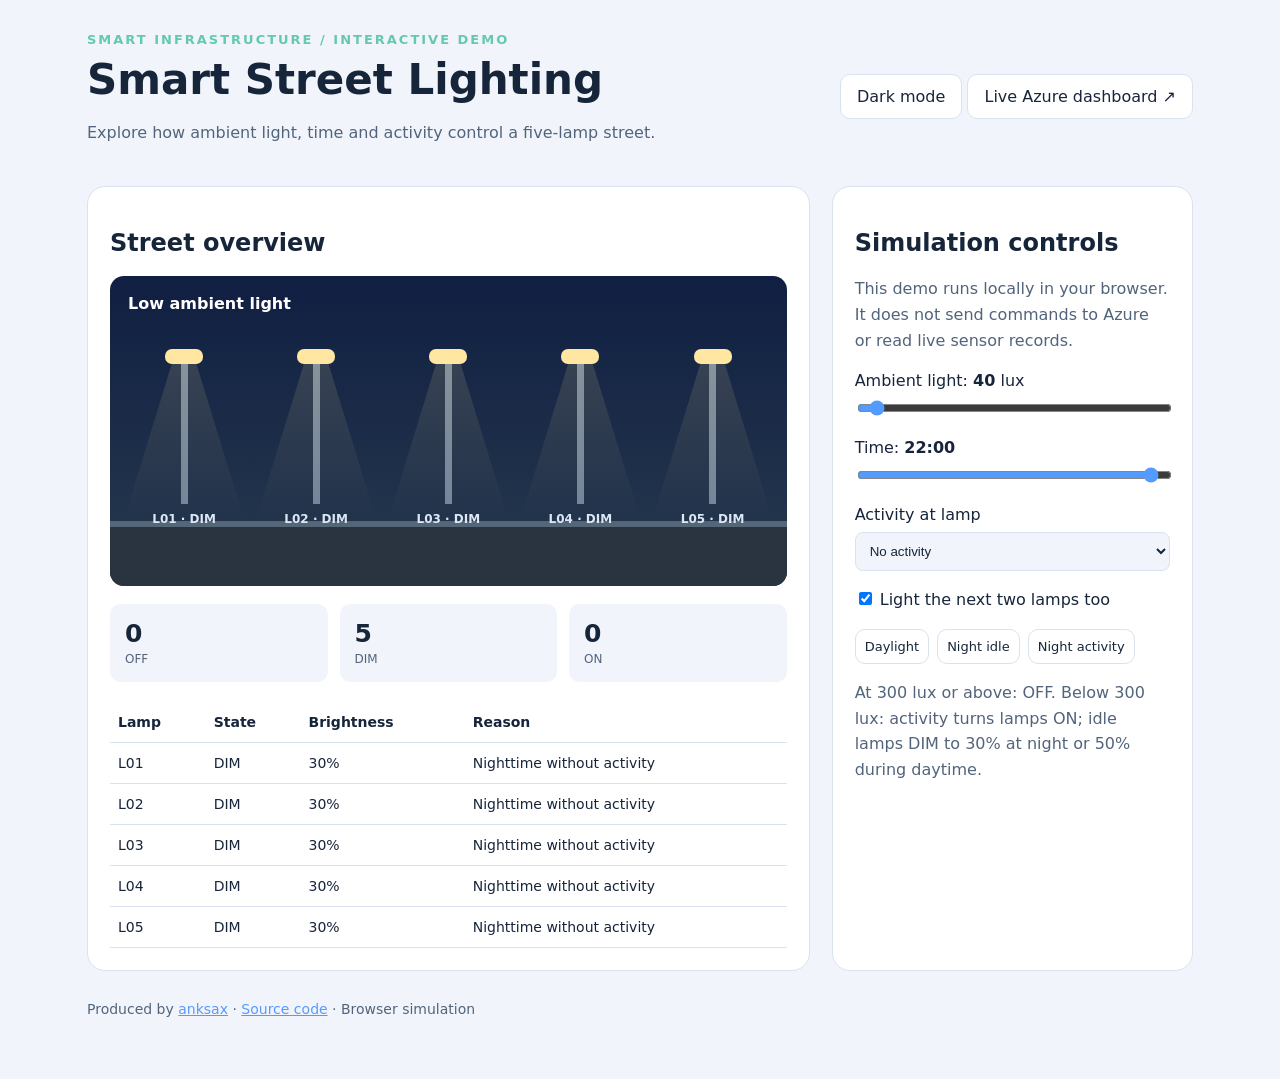
<file: docs/index.html>
<!doctype html>
<html lang="en"><head><meta charset="utf-8"><meta name="viewport" content="width=device-width,initial-scale=1"><title>Smart Street Lighting · anksax</title><style>
:root{color-scheme:dark;--bg:#0b1220;--panel:#151f31;--text:#eef4ff;--muted:#a8b7cf;--border:#2b3951}body.light{color-scheme:light;--bg:#f1f5fb;--panel:#fff;--text:#17253b;--muted:#52647c;--border:#d9e2ee}*{box-sizing:border-box}body{margin:0;background:var(--bg);color:var(--text);font:16px system-ui;transition:background .3s}main{max-width:1150px;margin:auto;padding:32px 22px}header{display:flex;align-items:center;justify-content:space-between;gap:20px;flex-wrap:wrap}h1{margin:8px 0;font-size:clamp(26px,4vw,42px)}p{color:var(--muted);line-height:1.6}a{color:#579aff}button,.link{border:1px solid var(--border);background:var(--panel);color:var(--text);border-radius:10px;padding:12px 16px;cursor:pointer;font:inherit}.link{text-decoration:none;display:inline-block}.badge{color:#65c9ae;font-size:13px;font-weight:700;letter-spacing:2px}.grid{display:grid;grid-template-columns:2fr 1fr;gap:22px;margin-top:24px}.panel{background:var(--panel);border:1px solid var(--border);border-radius:18px;padding:22px}.scene{height:310px;background:linear-gradient(#101f42,#27394e);border-radius:14px;position:relative;overflow:hidden;transition:background .6s}.scene.day{background:linear-gradient(#86c8ee,#e3f3fb)}.sky-label{position:absolute;top:18px;left:18px;color:#fff;font-weight:600}.day .sky-label{color:#244c68}.road{position:absolute;bottom:0;width:100%;height:65px;background:#293440;border-top:6px solid #546778}.day .road{background:#9aa8b2;border-color:#ccd5dc}.lamps{position:absolute;inset:65px 8px 55px;display:flex;justify-content:space-around}.lamp{width:18%;position:relative;text-align:center}.pole{height:145px;width:7px;background:#73859a;margin:18px auto 0}.bulb{position:absolute;top:8px;left:calc(50% - 19px);width:38px;height:15px;border-radius:7px;background:#566578}.beam{position:absolute;top:21px;left:0;width:100%;height:155px;background:linear-gradient(#ffeaa078,transparent);clip-path:polygon(40% 0,60% 0,100% 100%,0 100%);opacity:0}.lamp strong{display:block;margin-top:8px;font-size:12px;color:#dce7f5}.day .lamp strong{color:#213d51}.stats{display:flex;gap:12px;margin-top:18px;flex-wrap:wrap}.stat{flex:1;padding:15px;background:var(--bg);border-radius:10px;min-width:110px}.stat b{display:block;font-size:25px}.stat span{font-size:12px;color:var(--muted)}label{display:block;margin:18px 0 8px}input[type=range]{width:100%;accent-color:#549bff}select{width:100%;padding:10px;background:var(--bg);color:var(--text);border:1px solid var(--border);border-radius:8px}.presets{display:flex;flex-wrap:wrap;gap:8px;margin-top:20px}.presets button{font-size:13px;padding:9px}table{width:100%;border-collapse:collapse;margin-top:20px}td,th{text-align:left;padding:12px 8px;border-bottom:1px solid var(--border);font-size:14px}footer{margin:30px 0;color:var(--muted);font-size:14px}@media(max-width:760px){.grid{grid-template-columns:1fr}.scene{height:280px}}
</style></head><body><main><header><div><div class="badge">SMART INFRASTRUCTURE / INTERACTIVE DEMO</div><h1>Smart Street Lighting</h1><p>Explore how ambient light, time and activity control a five-lamp street.</p></div><div><button id="theme">Switch theme</button> <a class="link" href="https://streetlight-dashboard-bvafbkhyfdgaazdt.centralindia-01.azurewebsites.net" target="_blank" rel="noopener">Live Azure dashboard ↗</a></div></header>
<div class="grid"><section class="panel"><h2>Street overview</h2><div class="scene" id="scene"><div class="sky-label" id="sky"></div><div class="road"></div><div class="lamps" id="lamps"></div></div><div class="stats"><div class="stat"><b id="off">0</b><span>OFF</span></div><div class="stat"><b id="dim">0</b><span>DIM</span></div><div class="stat"><b id="on">0</b><span>ON</span></div></div><table><thead><tr><th>Lamp</th><th>State</th><th>Brightness</th><th>Reason</th></tr></thead><tbody id="rows"></tbody></table></section>
<aside class="panel"><h2>Simulation controls</h2><p>This demo runs locally in your browser. It does not send commands to Azure or read live sensor records.</p><label for="lux">Ambient light: <b id="luxValue"></b> lux</label><input id="lux" type="range" min="0" max="1000" value="40"><label for="hour">Time: <b id="hourValue"></b></label><input id="hour" type="range" min="0" max="23" value="22"><label for="activity">Activity at lamp</label><select id="activity"><option value="0">No activity</option><option value="1">L01</option><option value="2">L02</option><option value="3">L03</option><option value="4">L04</option><option value="5">L05</option></select><label><input id="follow" type="checkbox" checked> Light the next two lamps too</label><div class="presets"><button data-preset="day">Daylight</button><button data-preset="idle">Night idle</button><button data-preset="motion">Night activity</button></div><p>At 300 lux or above: OFF. Below 300 lux: activity turns lamps ON; idle lamps DIM to 30% at night or 50% during daytime.</p></aside></div><footer>Produced by <a href="https://github.com/anksax">anksax</a> · <a href="https://github.com/anksax/smart-streetlight">Source code</a> · Browser simulation</footer></main>
<script>
const el=id=>document.getElementById(id);
function decide(lux,hour,motion){if(lux>=300)return ['OFF',0,'Sufficient ambient light'];if(motion)return ['ON',100,'Activity detected'];if(hour>=18||hour<6)return ['DIM',30,'Nighttime without activity'];return ['DIM',50,'Low ambient light during daytime'];}
function render(){const lux=Number(el('lux').value),hour=Number(el('hour').value),active=Number(el('activity').value);el('luxValue').textContent=lux;el('hourValue').textContent=String(hour).padStart(2,'0')+':00';el('scene').classList.toggle('day',lux>=300);el('sky').textContent=lux>=300?'Daylight · lamps off':'Low ambient light';let counts={OFF:0,DIM:0,ON:0},lamps='',rows='';for(let i=1;i<=5;i++){const motion=active>0&&(i===active||(el('follow').checked&&i>active&&i<=active+2));const [state,brightness,reason]=decide(lux,hour,motion);counts[state]++;const id='L0'+i;lamps+='<div class="lamp"><div class="beam" style="opacity:'+brightness/100+'"></div><div class="bulb" style="background:'+(brightness?'#ffe6a1':'#566578')+'"></div><div class="pole"></div><strong>'+id+' · '+state+'</strong></div>';rows+='<tr><td>'+id+'</td><td>'+state+'</td><td>'+brightness+'%</td><td>'+reason+'</td></tr>';}el('lamps').innerHTML=lamps;el('rows').innerHTML=rows;for(const state of ['OFF','DIM','ON'])el(state.toLowerCase()).textContent=counts[state];}
for(const id of ['lux','hour','activity','follow'])el(id).addEventListener('input',render);
document.querySelectorAll('[data-preset]').forEach(b=>b.onclick=()=>{const day=b.dataset.preset==='day';el('lux').value=day?600:40;el('hour').value=day?12:22;el('activity').value=b.dataset.preset==='motion'?2:0;render();});
function setTheme(light){document.body.classList.toggle('light',light);el('theme').textContent=light?'Dark mode':'Light mode';}
let saved;try{saved=localStorage.getItem('streetlight-demo-theme')}catch{}setTheme(saved?saved==='light':!matchMedia('(prefers-color-scheme: dark)').matches);
el('theme').onclick=()=>{const light=!document.body.classList.contains('light');setTheme(light);try{localStorage.setItem('streetlight-demo-theme',light?'light':'dark')}catch{}};
render();
</script></body></html>
</file>
